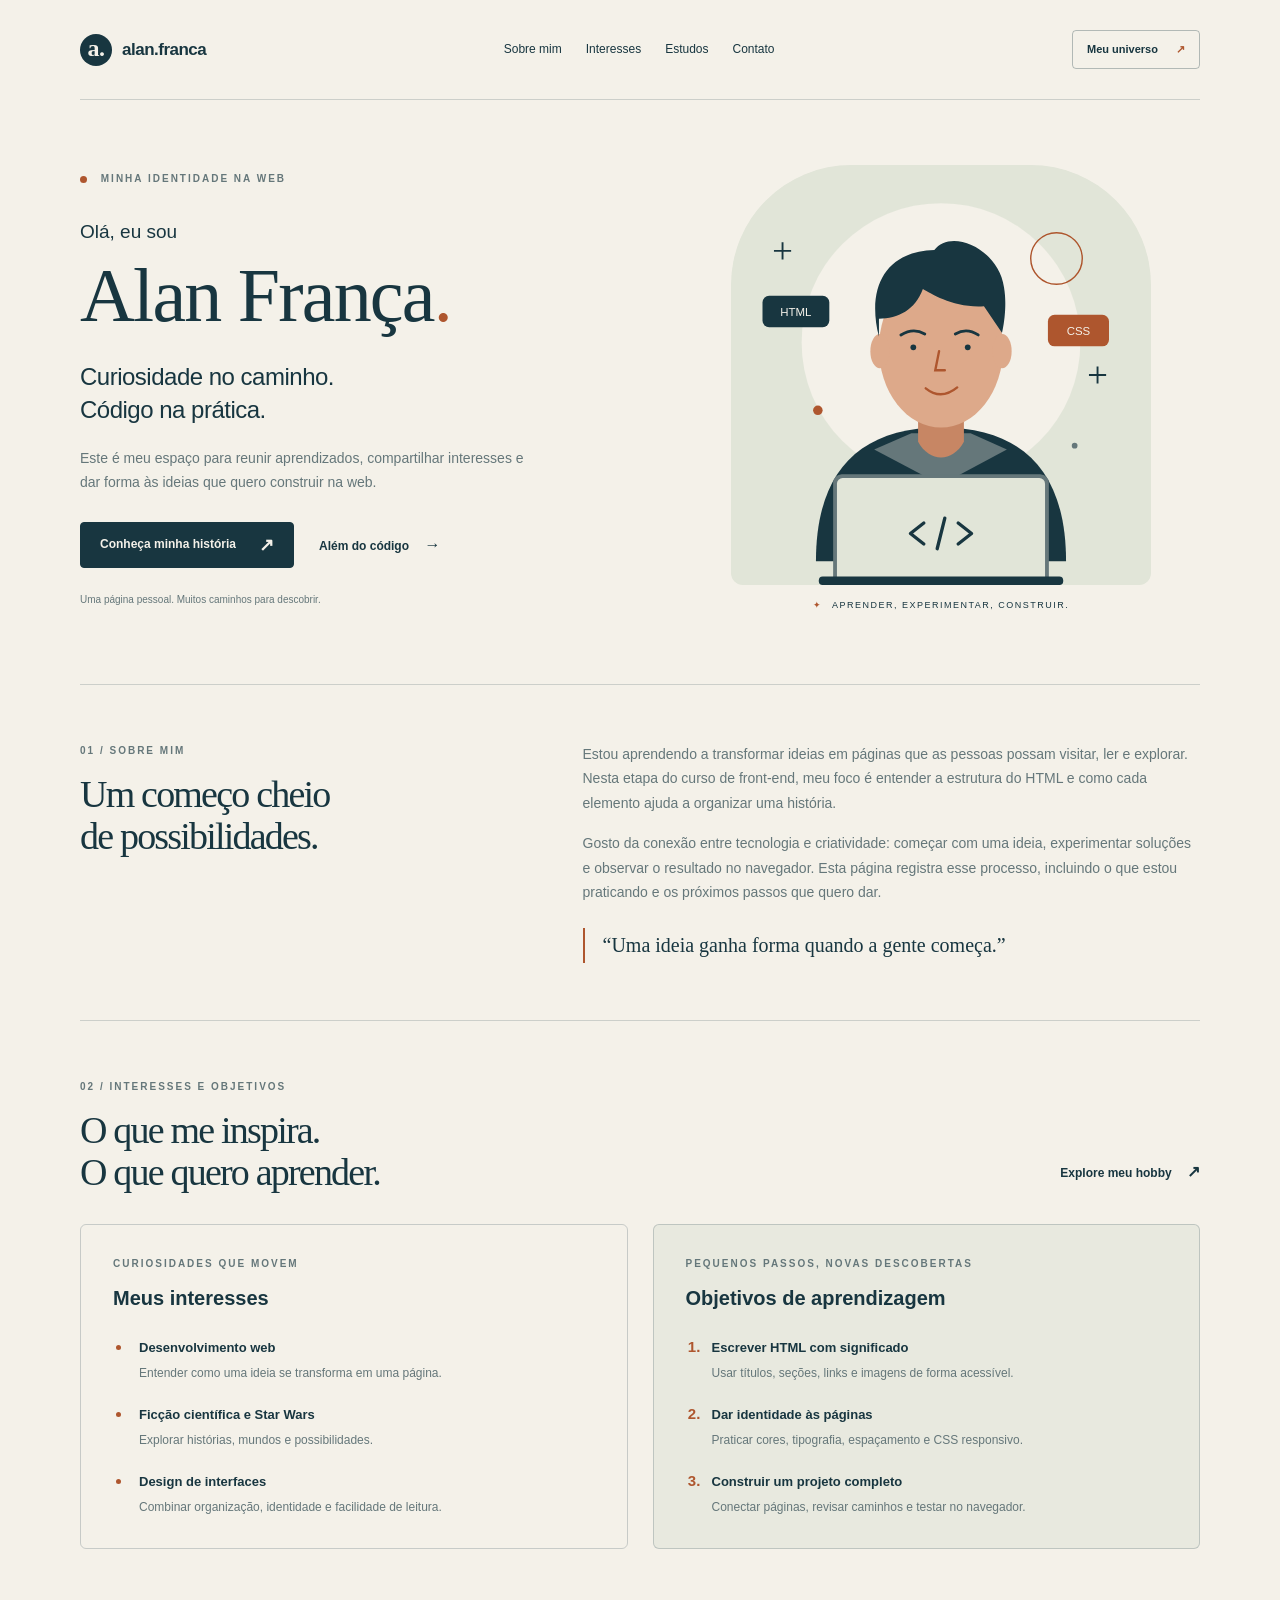
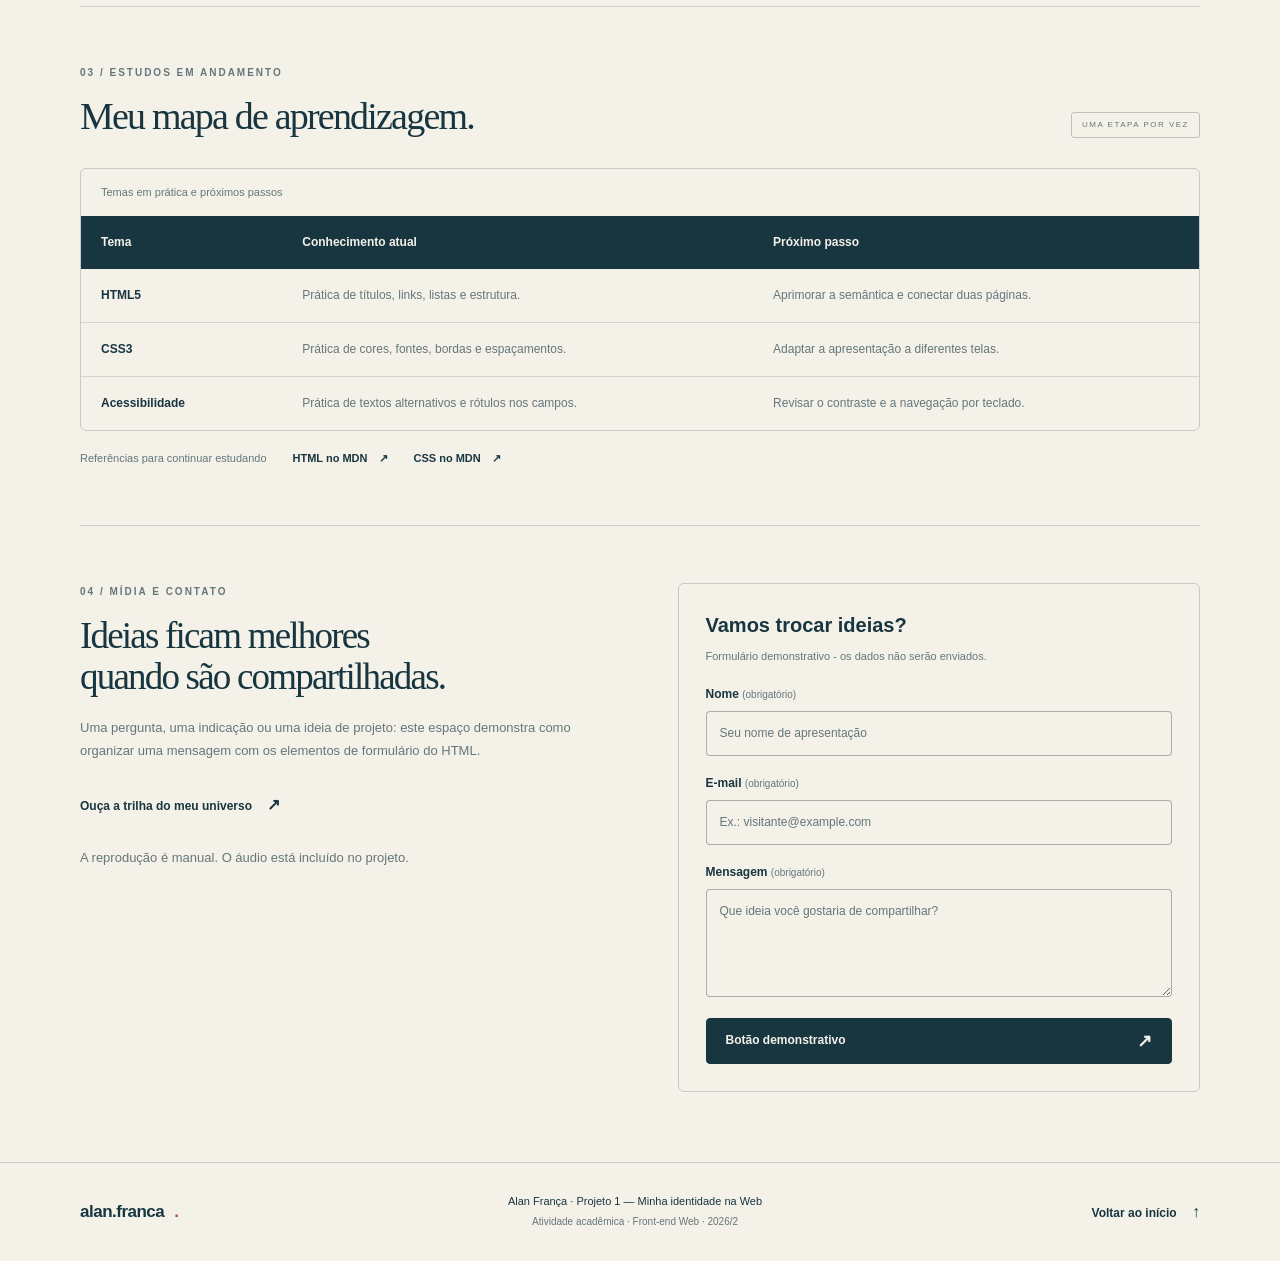
<file: index.html>
<!DOCTYPE html>
<html lang="pt-BR">
<head>
  <meta charset="UTF-8">
  <meta name="viewport" content="width=device-width, initial-scale=1.0">
  <meta name="description" content="Página pessoal de Alan França: aprendizado de front-end, interesses e ideias para novos projetos.">
  <title>Alan França | Minha identidade na Web</title>
  <link rel="stylesheet" href="css/estilo.css">
</head>
<body>
  <a class="pular" href="#apresentacao">Pular para o conteúdo</a>
  <header class="cabecalho container">
    <a class="marca" href="index.html"><span class="monograma" aria-hidden="true">a.</span> alan.franca</a>
    <nav aria-label="Navegação principal">
      <ul class="menu">
        <li><a href="#sobre">Sobre mim</a></li>
        <li><a href="#interesses">Interesses</a></li>
        <li><a href="#estudos">Estudos</a></li>
        <li><a href="#contato">Contato</a></li>
      </ul>
    </nav>
    <a class="link-universo" href="paginas/interesses.html">Meu universo <span aria-hidden="true">↗</span></a>
  </header>

  <main class="container">
    <section class="apresentacao" id="apresentacao" aria-labelledby="titulo-principal">
      <div class="texto-apresentacao">
        <p class="etiqueta"><span class="ponto" aria-hidden="true"></span> MINHA IDENTIDADE NA WEB</p>
        <p class="saudacao">Olá, eu sou</p>
        <h1 id="titulo-principal">Alan França<span>.</span></h1>
        <p class="frase-principal">Curiosidade no caminho.<br>Código na prática.</p>
        <p class="introducao">Este é meu espaço para reunir aprendizados, compartilhar interesses e dar forma às ideias que quero construir na web.</p>
        <div class="acoes">
          <a class="botao" href="#sobre">Conheça minha história <span aria-hidden="true">↗</span></a>
          <a class="link-texto" href="paginas/interesses.html">Além do código <span aria-hidden="true">→</span></a>
        </div>
        <p class="nota">Uma página pessoal. Muitos caminhos para descobrir.</p>
      </div>
      <figure class="retrato">
        <img src="imagens/avatar.svg" width="440" height="440" alt="Avatar ilustrado de um estudante com um notebook, representando o aprendizado de desenvolvimento web.">
        <figcaption><span aria-hidden="true">✦</span> APRENDER, EXPERIMENTAR, CONSTRUIR.</figcaption>
      </figure>
    </section>

    <section class="secao sobre" id="sobre" aria-labelledby="titulo-sobre">
      <div class="titulo-secao"><p class="etiqueta">01 / SOBRE MIM</p><h2 id="titulo-sobre">Um começo cheio<br>de possibilidades.</h2></div>
      <div class="sobre-texto">
        <!-- Texto-base: personalize com sua trajetória e suas próprias palavras. -->
        <p>Estou aprendendo a transformar ideias em páginas que as pessoas possam visitar, ler e explorar. Nesta etapa do curso de front-end, meu foco é entender a estrutura do HTML e como cada elemento ajuda a organizar uma história.</p>
        <p>Gosto da conexão entre tecnologia e criatividade: começar com uma ideia, experimentar soluções e observar o resultado no navegador. Esta página registra esse processo, incluindo o que estou praticando e os próximos passos que quero dar.</p>
        <p class="citacao">“Uma ideia ganha forma quando a gente começa.”</p>
      </div>
    </section>

    <section class="secao interesses" id="interesses" aria-labelledby="titulo-interesses">
      <div class="titulo-secao titulo-horizontal"><div><p class="etiqueta">02 / INTERESSES E OBJETIVOS</p><h2 id="titulo-interesses">O que me inspira.<br>O que quero aprender.</h2></div><a class="link-texto" href="paginas/interesses.html">Explore meu hobby <span aria-hidden="true">↗</span></a></div>
      <div class="duas-colunas">
        <div class="painel-lista">
          <p class="etiqueta">CURIOSIDADES QUE MOVEM</p>
          <h3>Meus interesses</h3>
          <ul class="lista-interesses">
            <li><strong>Desenvolvimento web</strong><span>Entender como uma ideia se transforma em uma página.</span></li>
            <li><strong>Ficção científica e Star Wars</strong><span>Explorar histórias, mundos e possibilidades.</span></li>
            <li><strong>Design de interfaces</strong><span>Combinar organização, identidade e facilidade de leitura.</span></li>
          </ul>
        </div>
        <div class="painel-lista painel-objetivos">
          <p class="etiqueta">PEQUENOS PASSOS, NOVAS DESCOBERTAS</p>
          <h3>Objetivos de aprendizagem</h3>
          <ol class="lista-objetivos">
            <li><strong>Escrever HTML com significado</strong><span>Usar títulos, seções, links e imagens de forma acessível.</span></li>
            <li><strong>Dar identidade às páginas</strong><span>Praticar cores, tipografia, espaçamento e CSS responsivo.</span></li>
            <li><strong>Construir um projeto completo</strong><span>Conectar páginas, revisar caminhos e testar no navegador.</span></li>
          </ol>
        </div>
      </div>
    </section>

    <section class="secao estudos" id="estudos" aria-labelledby="titulo-estudos">
      <div class="titulo-secao titulo-horizontal"><div><p class="etiqueta">03 / ESTUDOS EM ANDAMENTO</p><h2 id="titulo-estudos">Meu mapa de aprendizagem.</h2></div><span class="selo">UMA ETAPA POR VEZ</span></div>
      <div class="tabela-container" tabindex="0" aria-label="Tabela de estudos; em telas pequenas, role horizontalmente se necessário">
        <table>
          <caption>Temas em prática e próximos passos</caption>
          <thead><tr><th scope="col">Tema</th><th scope="col">Conhecimento atual</th><th scope="col">Próximo passo</th></tr></thead>
          <tbody>
            <tr><th scope="row">HTML5</th><td>Prática de títulos, links, listas e estrutura.</td><td>Aprimorar a semântica e conectar duas páginas.</td></tr>
            <tr><th scope="row">CSS3</th><td>Prática de cores, fontes, bordas e espaçamentos.</td><td>Adaptar a apresentação a diferentes telas.</td></tr>
            <tr><th scope="row">Acessibilidade</th><td>Prática de textos alternativos e rótulos nos campos.</td><td>Revisar o contraste e a navegação por teclado.</td></tr>
          </tbody>
        </table>
      </div>
      <div class="referencias"><p>Referências para continuar estudando</p><a href="https://developer.mozilla.org/pt-BR/docs/Web/HTML" target="_blank" rel="noopener noreferrer">HTML no MDN <span aria-hidden="true">↗</span><span class="leitor"> (abre em nova aba)</span></a><a href="https://developer.mozilla.org/pt-BR/docs/Web/CSS" target="_blank" rel="noopener noreferrer">CSS no MDN <span aria-hidden="true">↗</span><span class="leitor"> (abre em nova aba)</span></a></div>
    </section>

    <section class="secao contato" id="contato" aria-labelledby="titulo-contato">
      <div class="contato-texto"><p class="etiqueta">04 / MÍDIA E CONTATO</p><h2 id="titulo-contato">Ideias ficam melhores<br>quando são compartilhadas.</h2><p>Uma pergunta, uma indicação ou uma ideia de projeto: este espaço demonstra como organizar uma mensagem com os elementos de formulário do HTML.</p><a class="link-texto" href="paginas/interesses.html#trilha">Ouça a trilha do meu universo <span aria-hidden="true">↗</span></a><p class="nota-contato">A reprodução é manual. O áudio está incluído no projeto.</p></div>
      <form class="formulario" aria-describedby="aviso-formulario">
        <h3>Vamos trocar ideias?</h3>
        <p class="aviso" id="aviso-formulario">Formulário demonstrativo - os dados não serão enviados.</p>
        <div class="campo"><label for="nome">Nome <span>(obrigatório)</span></label><input id="nome" name="nome" type="text" autocomplete="name" placeholder="Seu nome de apresentação" required></div>
        <div class="campo"><label for="email">E-mail <span>(obrigatório)</span></label><input id="email" name="email" type="email" autocomplete="email" placeholder="Ex.: visitante@example.com" required></div>
        <div class="campo"><label for="mensagem">Mensagem <span>(obrigatório)</span></label><textarea id="mensagem" name="mensagem" rows="4" placeholder="Que ideia você gostaria de compartilhar?" required></textarea></div>
        <!-- O botão é visual e não envia dados, conforme o enunciado. -->
        <button class="botao" type="button" aria-describedby="aviso-formulario">Botão demonstrativo <span aria-hidden="true">↗</span></button>
      </form>
    </section>
  </main>

  <footer class="rodape">
    <div class="container rodape-conteudo"><a class="marca" href="index.html">alan.franca<span class="ponto-final">.</span></a><p>Alan França · Projeto 1 — Minha identidade na Web<br><span>Atividade acadêmica · Front-end Web · 2026/2</span></p><a class="link-texto" href="#apresentacao">Voltar ao início <span aria-hidden="true">↑</span></a></div>
  </footer>
</body>
</html>
</file>
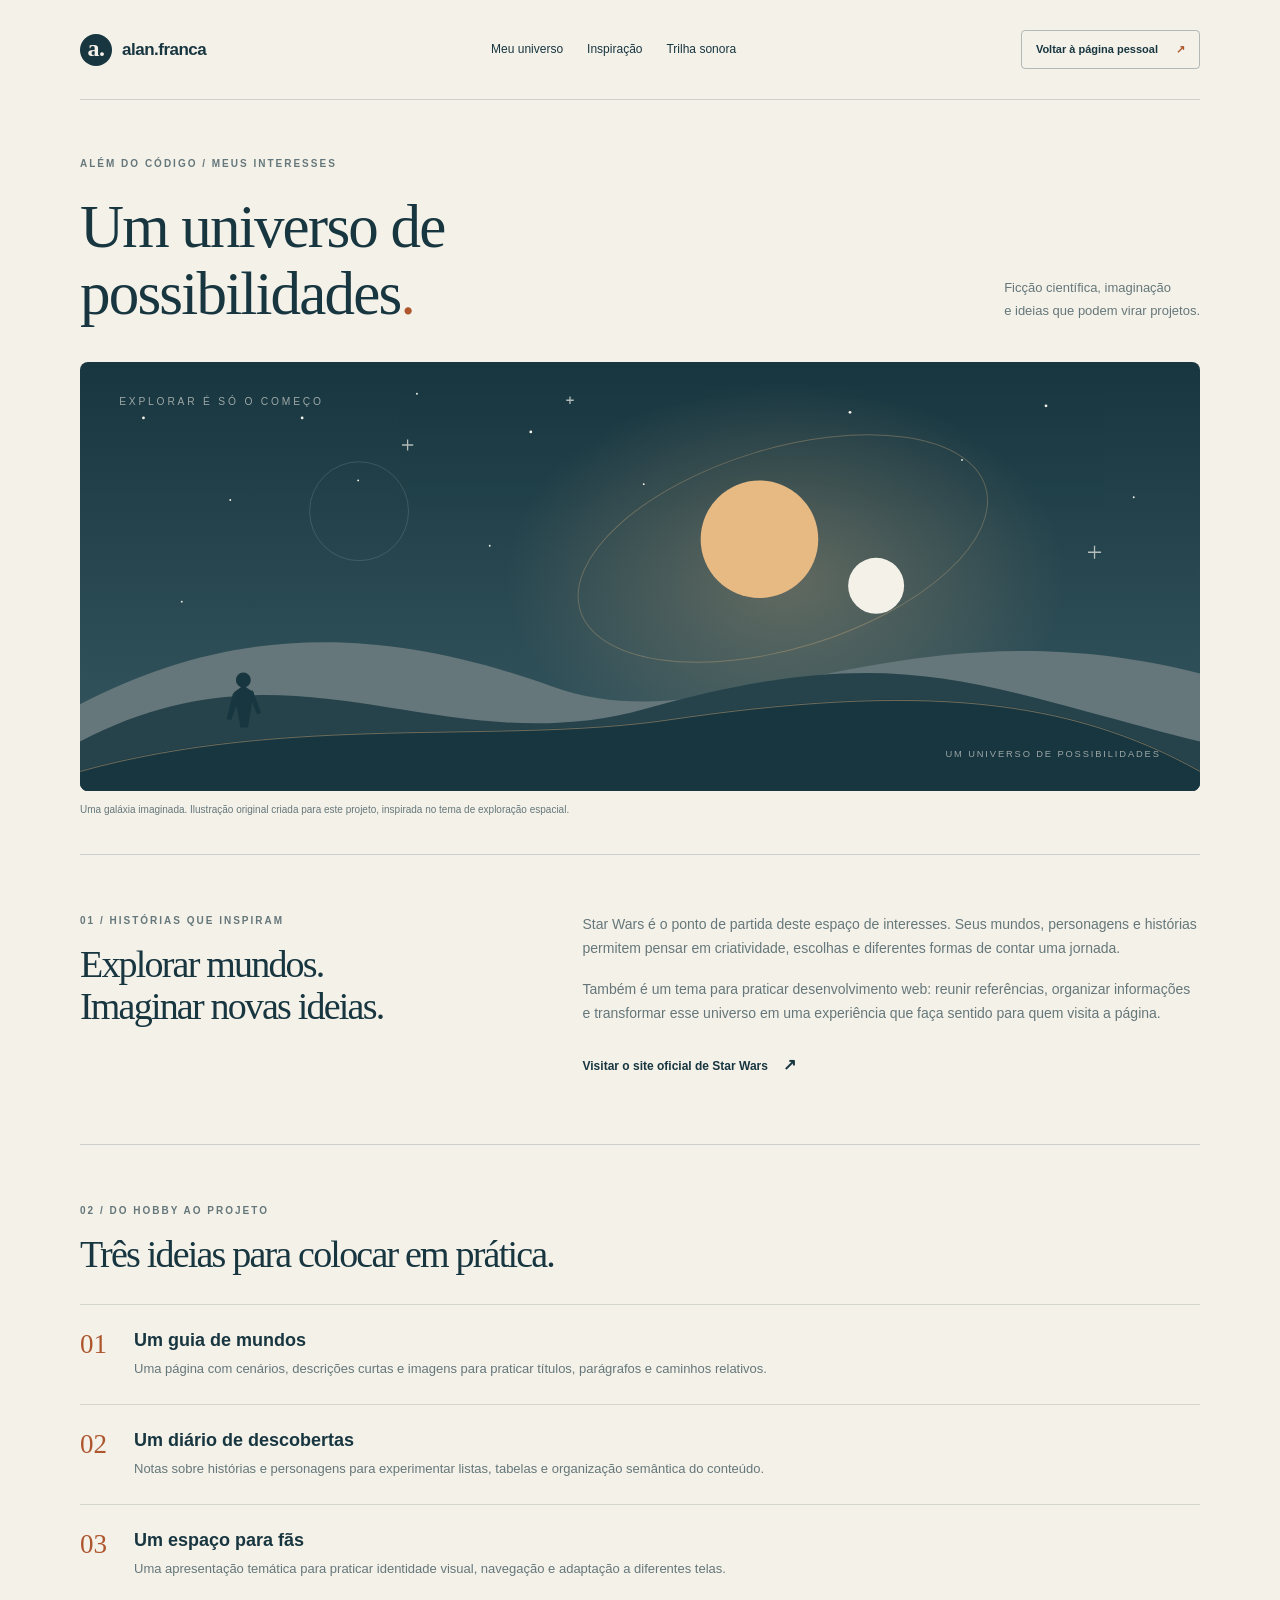
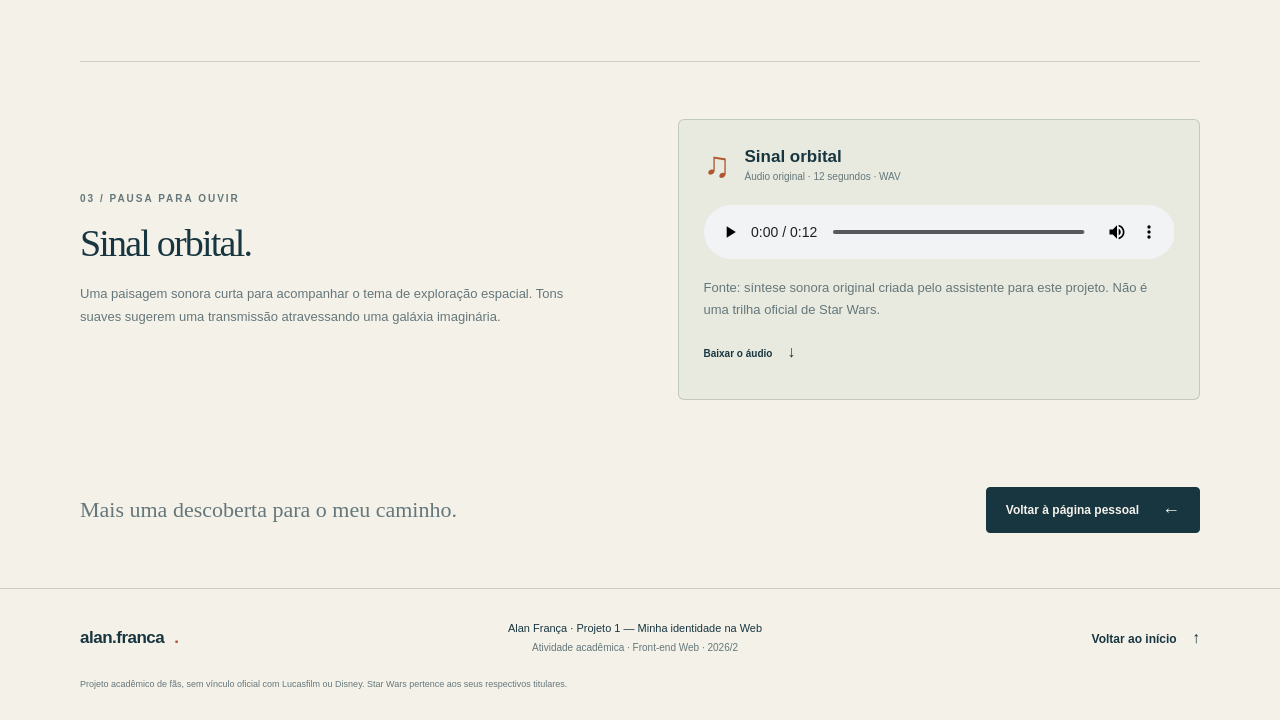
<file: paginas/interesses.html>
<!DOCTYPE html>
<html lang="pt-BR">
<head>
  <meta charset="UTF-8">
  <meta name="viewport" content="width=device-width, initial-scale=1.0">
  <meta name="description" content="Além do código: ficção científica, Star Wars e ideias para novos projetos de Alan França.">
  <title>Além do código | Alan França</title>
  <link rel="stylesheet" href="../css/estilo.css">
</head>
<body class="pagina-interesses">
  <a class="pular" href="#universo">Pular para o conteúdo</a>
  <header class="cabecalho container">
    <a class="marca" href="../index.html"><span class="monograma" aria-hidden="true">a.</span> alan.franca</a>
    <nav aria-label="Navegação da página de interesses"><ul class="menu"><li><a href="#universo">Meu universo</a></li><li><a href="#inspiracao">Inspiração</a></li><li><a href="#trilha">Trilha sonora</a></li></ul></nav>
    <a class="link-universo" href="../index.html">Voltar à página pessoal <span aria-hidden="true">↗</span></a>
  </header>

  <main class="container">
    <section class="universo" id="universo" aria-labelledby="titulo-universo">
      <p class="etiqueta">ALÉM DO CÓDIGO / MEUS INTERESSES</p>
      <div class="universo-titulo"><h1 id="titulo-universo">Um universo de<br>possibilidades<span>.</span></h1><p>Ficção científica, imaginação<br>e ideias que podem virar projetos.</p></div>
      <figure class="paisagem"><img src="../imagens/galaxia.svg" width="1200" height="460" alt="Ilustração original de uma paisagem espacial, com dois sóis, dunas e órbitas sobre um céu azul escuro."><figcaption>Uma galáxia imaginada. Ilustração original criada para este projeto, inspirada no tema de exploração espacial.</figcaption></figure>
    </section>

    <section class="secao inspiracao" id="inspiracao" aria-labelledby="titulo-inspiracao">
      <div class="titulo-secao"><p class="etiqueta">01 / HISTÓRIAS QUE INSPIRAM</p><h2 id="titulo-inspiracao">Explorar mundos.<br>Imaginar novas ideias.</h2></div>
      <div class="sobre-texto">
        <!-- Texto-base sobre o hobby; revise para refletir suas preferências reais. -->
        <p>Star Wars é o ponto de partida deste espaço de interesses. Seus mundos, personagens e histórias permitem pensar em criatividade, escolhas e diferentes formas de contar uma jornada.</p>
        <p>Também é um tema para praticar desenvolvimento web: reunir referências, organizar informações e transformar esse universo em uma experiência que faça sentido para quem visita a página.</p>
        <a class="link-texto" href="https://www.starwars.com/" target="_blank" rel="noopener noreferrer">Visitar o site oficial de Star Wars <span aria-hidden="true">↗</span><span class="leitor"> (abre em nova aba)</span></a>
      </div>
    </section>

    <section class="secao ideias" aria-labelledby="titulo-ideias">
      <div class="titulo-secao"><p class="etiqueta">02 / DO HOBBY AO PROJETO</p><h2 id="titulo-ideias">Três ideias para colocar em prática.</h2></div>
      <ol class="lista-projetos">
        <li><span class="numero" aria-hidden="true">01</span><div><h3>Um guia de mundos</h3><p>Uma página com cenários, descrições curtas e imagens para praticar títulos, parágrafos e caminhos relativos.</p></div></li>
        <li><span class="numero" aria-hidden="true">02</span><div><h3>Um diário de descobertas</h3><p>Notas sobre histórias e personagens para experimentar listas, tabelas e organização semântica do conteúdo.</p></div></li>
        <li><span class="numero" aria-hidden="true">03</span><div><h3>Um espaço para fãs</h3><p>Uma apresentação temática para praticar identidade visual, navegação e adaptação a diferentes telas.</p></div></li>
      </ol>
    </section>

    <section class="secao trilha" id="trilha" aria-labelledby="titulo-trilha">
      <div><p class="etiqueta">03 / PAUSA PARA OUVIR</p><h2 id="titulo-trilha">Sinal orbital.</h2><p>Uma paisagem sonora curta para acompanhar o tema de exploração espacial. Tons suaves sugerem uma transmissão atravessando uma galáxia imaginária.</p></div>
      <div class="audio-painel">
        <div class="audio-titulo"><span class="audio-simbolo" aria-hidden="true">♫</span><div><h3>Sinal orbital</h3><p>Áudio original · 12 segundos · WAV</p></div></div>
        <audio controls preload="metadata" aria-label="Ouvir Sinal orbital, uma paisagem sonora original de 12 segundos">
          <source src="../midias/sinal-orbital.wav" type="audio/wav">
          Seu navegador não suporta áudio. <a href="../midias/sinal-orbital.wav">Baixe o arquivo para ouvir.</a>
        </audio>
        <p class="fonte-midia">Fonte: síntese sonora original criada pelo assistente para este projeto. Não é uma trilha oficial de Star Wars.</p>
        <a class="link-texto" href="../midias/sinal-orbital.wav" download>Baixar o áudio <span aria-hidden="true">↓</span></a>
      </div>
    </section>
    <div class="voltar-pagina"><p>Mais uma descoberta para o meu caminho.</p><a class="botao" href="../index.html">Voltar à página pessoal <span aria-hidden="true">←</span></a></div>
  </main>

  <footer class="rodape"><div class="container rodape-conteudo"><a class="marca" href="../index.html">alan.franca<span class="ponto-final">.</span></a><p>Alan França · Projeto 1 — Minha identidade na Web<br><span>Atividade acadêmica · Front-end Web · 2026/2</span></p><a class="link-texto" href="#universo">Voltar ao início <span aria-hidden="true">↑</span></a></div><p class="container nota-direitos">Projeto acadêmico de fãs, sem vínculo oficial com Lucasfilm ou Disney. Star Wars pertence aos seus respectivos titulares.</p></footer>
</body>
</html>
</file>
<file: css/estilo.css>
/* CSS externo compartilhado pelas duas páginas. Sem bibliotecas. */
* { box-sizing: border-box; }
html { scroll-behavior: smooth; }
body { margin: 0; background: #f4f1e9; color: #183640; font-family: Arial, Helvetica, sans-serif; font-size: 15px; line-height: 1.75; }
h1, h2, h3, p, figure { margin: 0; }
h1, h2 { font-family: Georgia, "Times New Roman", serif; font-weight: 400; letter-spacing: -1.8px; line-height: 1.1; }
h1 { font-size: 76px; }
h1 > span, .ponto-final { color: #ae562e; }
h2 { font-size: 38px; }
h3 { font-size: 20px; line-height: 1.4; }
a { color: inherit; text-decoration: none; }
img { display: block; max-width: 100%; height: auto; }
input, textarea, button { font: inherit; }
a:focus, button:focus, input:focus, textarea:focus, .tabela-container:focus { outline: 2px solid #ae562e; outline-offset: 5px; }
.container { width: 88%; max-width: 1120px; margin: 0 auto; }
.etiqueta { color: #65777a; font-size: 10px; font-weight: 700; letter-spacing: 2px; }
.ponto { display: inline-block; width: 7px; height: 7px; margin-right: 9px; background: #ae562e; border-radius: 50%; vertical-align: middle; }
.pular { position: absolute; top: -80px; left: 12px; z-index: 10; padding: 10px 20px; background: #183640; color: #f4f1e9; }
.pular:focus { top: 12px; }
.leitor { position: absolute; width: 1px; height: 1px; padding: 0; overflow: hidden; clip: rect(0, 0, 0, 0); white-space: nowrap; }

/* Cabeçalho e navegação com caminhos internos e entre páginas. */
.cabecalho { display: flex; align-items: center; justify-content: space-between; gap: 25px; min-height: 100px; border-bottom: 1px solid rgba(24, 54, 64, 0.18); }
.marca { display: inline-flex; align-items: center; gap: 10px; font-size: 17px; font-weight: 700; letter-spacing: -0.5px; white-space: nowrap; }
.monograma { width: 32px; height: 32px; background: #183640; color: #f4f1e9; border-radius: 50%; text-align: center; font-family: Georgia, serif; font-size: 24px; line-height: 29px; }
.menu { display: flex; gap: 24px; margin: 0; padding: 0; list-style: none; }
.menu a { display: inline-block; padding: 10px 0; font-size: 12px; }
.menu a:hover, .link-texto:hover, .referencias a:hover { color: #ae562e; text-decoration: underline; }
.link-universo { padding: 9px 14px; border: 1px solid rgba(24, 54, 64, 0.3); border-radius: 4px; font-size: 11px; font-weight: 700; white-space: nowrap; }
.link-universo span { margin-left: 15px; color: #ae562e; }
.link-universo:hover { background: #183640; color: #f4f1e9; }

/* Apresentação: texto e avatar local. */
.apresentacao { display: grid; grid-template-columns: 1.25fr 1fr; align-items: center; gap: 65px; padding: 65px 0 70px; }
.saudacao { margin-top: 27px; margin-bottom: 6px; font-size: 19px; }
.frase-principal { margin-top: 22px; font-size: 24px; line-height: 1.4; letter-spacing: -0.5px; }
.introducao { max-width: 450px; margin-top: 19px; color: #65777a; font-size: 14px; }
.acoes { display: flex; flex-wrap: wrap; align-items: center; gap: 25px; margin-top: 27px; }
.botao { display: inline-flex; align-items: center; justify-content: space-between; gap: 23px; min-height: 46px; padding: 11px 19px; border: 1px solid #183640; border-radius: 4px; background: #183640; color: #f4f1e9; font-size: 12px; font-weight: 700; cursor: pointer; transition: background-color 0.2s ease; }
.botao:hover { background: #ae562e; border-color: #ae562e; }
.botao span { font-size: 18px; line-height: 1; }
.link-texto { display: inline-block; padding: 8px 0; font-size: 12px; font-weight: 700; }
.link-texto span:not(.leitor) { margin-left: 12px; font-size: 16px; }
.nota { margin-top: 23px; color: #65777a; font-size: 10px; }
.retrato { position: relative; max-width: 420px; }
.retrato img { border-radius: 120px 120px 12px 12px; }
.retrato figcaption { padding: 13px 0 0; font-size: 9px; letter-spacing: 1.5px; text-align: center; }
.retrato figcaption span { margin-right: 6px; color: #ae562e; }

/* Seções de conteúdo e listas semânticas. */
.secao { padding: 57px 0; border-top: 1px solid rgba(24, 54, 64, 0.18); }
.titulo-secao h2 { margin-top: 15px; }
.sobre, .inspiracao { display: grid; grid-template-columns: 0.9fr 1.3fr; gap: 75px; }
.sobre-texto { color: #65777a; font-size: 14px; }
.sobre-texto p + p { margin-top: 16px; }
.sobre-texto .citacao { margin-top: 23px; padding-left: 18px; border-left: 2px solid #ae562e; color: #183640; font-family: Georgia, serif; font-size: 20px; }
.titulo-horizontal { display: flex; align-items: flex-end; justify-content: space-between; gap: 24px; margin-bottom: 30px; }
.duas-colunas { display: grid; grid-template-columns: 1fr 1fr; gap: 25px; }
.painel-lista { padding: 30px 32px; border: 1px solid rgba(24, 54, 64, 0.2); border-radius: 6px; }
.painel-lista h3 { margin-top: 12px; }
.painel-objetivos { background: #e8e9df; }
.lista-interesses, .lista-objetivos { margin: 22px 0 0; padding-left: 19px; }
.lista-interesses li, .lista-objetivos li { padding-left: 7px; }
.lista-interesses li + li, .lista-objetivos li + li { margin-top: 17px; }
.lista-interesses li::marker, .lista-objetivos li::marker { color: #ae562e; font-weight: 700; }
.painel-lista strong, .painel-lista li span { display: block; }
.painel-lista strong { font-size: 13px; }
.painel-lista li span { margin-top: 3px; color: #65777a; font-size: 12px; }
.selo { padding: 5px 10px; border: 1px solid rgba(24, 54, 64, 0.25); border-radius: 3px; color: #65777a; font-size: 8px; letter-spacing: 1.5px; white-space: nowrap; }

/* A tabela representa dados de estudo, nunca o layout da página. */
.tabela-container { overflow-x: auto; border: 1px solid rgba(24, 54, 64, 0.2); border-radius: 6px; }
table { width: 100%; border-collapse: collapse; text-align: left; font-size: 12px; }
caption { padding: 14px 20px; text-align: left; color: #65777a; font-size: 11px; }
thead { background: #183640; color: #f4f1e9; }
th, td { padding: 16px 20px; vertical-align: top; }
tbody tr + tr { border-top: 1px solid rgba(24, 54, 64, 0.15); }
tbody th { width: 18%; }
tbody td { color: #65777a; }
.referencias { display: flex; flex-wrap: wrap; align-items: center; gap: 12px 26px; margin-top: 18px; font-size: 11px; }
.referencias p { color: #65777a; }
.referencias a { font-weight: 700; }
.referencias a > span:not(.leitor) { margin-left: 8px; }

/* O formulário é apenas visual, com botão type="button" no HTML. */
.contato { display: grid; grid-template-columns: 1fr 1fr; align-items: start; gap: 75px; padding-bottom: 70px; }
.contato-texto h2 { margin-top: 15px; font-size: 37px; }
.contato-texto > p:not(.etiqueta) { margin-top: 20px; color: #65777a; font-size: 13px; }
.contato-texto .link-texto { margin-top: 20px; }
.contato-texto .nota-contato { margin-top: 3px; font-size: 10px; }
.formulario { padding: 27px; border: 1px solid rgba(24, 54, 64, 0.2); border-radius: 6px; }
.aviso { margin-top: 8px; color: #65777a; font-size: 11px; }
.campo { margin-top: 17px; }
.campo label { display: block; margin-bottom: 6px; font-size: 12px; font-weight: 700; }
.campo label span { color: #65777a; font-size: 10px; font-weight: 400; }
.campo input, .campo textarea { display: block; width: 100%; padding: 11px 13px; border: 1px solid rgba(24, 54, 64, 0.35); border-radius: 4px; background: #f4f1e9; color: #183640; font-size: 12px; }
.campo textarea { resize: vertical; min-height: 100px; }
.campo input::placeholder, .campo textarea::placeholder { color: #65777a; opacity: 1; }
.formulario .botao { width: 100%; margin-top: 21px; }
.rodape { padding: 27px 0; border-top: 1px solid rgba(24, 54, 64, 0.2); }
.rodape-conteudo { display: flex; align-items: center; justify-content: space-between; gap: 25px; }
.rodape-conteudo p { font-size: 11px; text-align: center; }
.rodape-conteudo p span { color: #65777a; font-size: 10px; }
.nota-direitos { margin-top: 17px; color: #65777a; font-size: 9px; }

/* Página complementar: hobby, imagem, ideias e áudio nativo. */
.universo { padding: 55px 0 35px; }
.universo-titulo { display: flex; align-items: flex-end; justify-content: space-between; gap: 35px; margin-top: 20px; margin-bottom: 35px; }
.universo h1 { font-size: 61px; }
.universo-titulo > p { padding-bottom: 4px; color: #65777a; font-size: 13px; }
.paisagem img { width: 100%; border-radius: 8px; }
.paisagem figcaption { margin-top: 10px; color: #65777a; font-size: 10px; }
.inspiracao .link-texto { margin-top: 17px; color: #183640; }
.lista-projetos { margin: 28px 0 0; padding: 0; list-style: none; }
.lista-projetos li { display: flex; align-items: flex-start; gap: 27px; padding: 23px 0; border-top: 1px solid rgba(24, 54, 64, 0.15); }
.lista-projetos .numero { color: #ae562e; font-family: Georgia, serif; font-size: 27px; line-height: 1.2; }
.lista-projetos h3 { font-size: 18px; }
.lista-projetos p { margin-top: 5px; color: #65777a; font-size: 13px; }
.trilha { display: grid; grid-template-columns: 1fr 1fr; gap: 75px; align-items: center; }
.trilha h2 { margin-top: 15px; }
.trilha > div > p:not(.etiqueta) { margin-top: 18px; color: #65777a; font-size: 13px; }
.audio-painel { padding: 25px; background: #e8e9df; border: 1px solid rgba(24, 54, 64, 0.18); border-radius: 6px; }
.audio-titulo { display: flex; align-items: center; gap: 14px; margin-bottom: 19px; }
.audio-simbolo { color: #ae562e; font-size: 36px; line-height: 1; }
.audio-titulo h3 { font-size: 17px; }
.audio-titulo p { color: #65777a; font-size: 10px; }
audio { display: block; width: 100%; }
.audio-painel .fonte-midia { margin-top: 16px; color: #65777a; font-size: 10px; line-height: 1.7; }
.audio-painel .link-texto { margin-top: 9px; font-size: 10px; }
.voltar-pagina { display: flex; align-items: center; justify-content: space-between; gap: 25px; padding: 30px 0 55px; }
.voltar-pagina p { color: #65777a; font-family: Georgia, serif; font-size: 22px; }

/* Adaptação para tablet e celular. */
@media (max-width: 1000px) {
  .cabecalho { gap: 16px; }
  .menu { gap: 15px; }
  .apresentacao { gap: 35px; }
  h1 { font-size: 63px; }
  .frase-principal { font-size: 22px; }
  .sobre, .inspiracao, .contato, .trilha { gap: 40px; }
  h2, .contato-texto h2 { font-size: 32px; }
  .universo h1 { font-size: 50px; }
  .painel-lista { padding: 25px; }
}
@media (max-width: 760px) {
  .cabecalho { flex-wrap: wrap; justify-content: space-between; padding: 22px 0 17px; gap: 18px; }
  .cabecalho nav { order: 3; width: 100%; }
  .menu { justify-content: space-between; gap: 10px; }
  .menu a { font-size: 11px; }
  .link-universo { font-size: 10px; padding: 8px 10px; }
  .link-universo span { margin-left: 8px; }
  .apresentacao { grid-template-columns: 1fr; gap: 35px; padding: 40px 0 42px; }
  h1 { font-size: 57px; }
  .frase-principal { font-size: 23px; }
  .etiqueta { font-size: 9px; letter-spacing: 1.5px; }
  .saudacao { margin-top: 23px; }
  .retrato { width: 100%; max-width: 400px; margin: 0 auto; }
  .secao { padding: 38px 0; }
  .sobre, .inspiracao, .contato, .trilha, .duas-colunas { grid-template-columns: 1fr; gap: 25px; }
  h2, .contato-texto h2 { font-size: 32px; }
  .titulo-horizontal { align-items: flex-start; flex-direction: column; gap: 17px; }
  .painel-lista { padding: 25px; }
  .tabela-container table { min-width: 580px; }
  th, td { padding: 14px 16px; }
  .referencias { gap: 8px 22px; }
  .referencias p { width: 100%; }
  .formulario { padding: 24px; }
  .contato { padding-bottom: 45px; }
  .rodape-conteudo { flex-direction: column; align-items: flex-start; gap: 17px; }
  .rodape-conteudo p { text-align: left; }
  .universo { padding-top: 35px; }
  .universo-titulo { flex-direction: column; align-items: flex-start; gap: 20px; margin-bottom: 25px; }
  .universo h1 { font-size: 44px; }
  .paisagem img { height: auto; }
  .paisagem figcaption { font-size: 9px; }
  .lista-projetos li { gap: 20px; }
  .audio-painel { padding: 21px; }
  .voltar-pagina { flex-direction: column; align-items: flex-start; padding-top: 15px; padding-bottom: 40px; }
  .voltar-pagina p { font-size: 21px; }
}
@media (max-width: 380px) {
  h1 { font-size: 48px; }
  .universo h1 { font-size: 37px; }
  .marca { font-size: 15px; }
  .pagina-interesses .cabecalho .link-universo { font-size: 9px; padding: 7px; }
  .pagina-interesses .monograma { display: none; }
  .formulario, .painel-lista { padding: 20px; }
}
@media (prefers-reduced-motion: reduce) {
  html { scroll-behavior: auto; }
  * { transition: none; }
}
</file>
